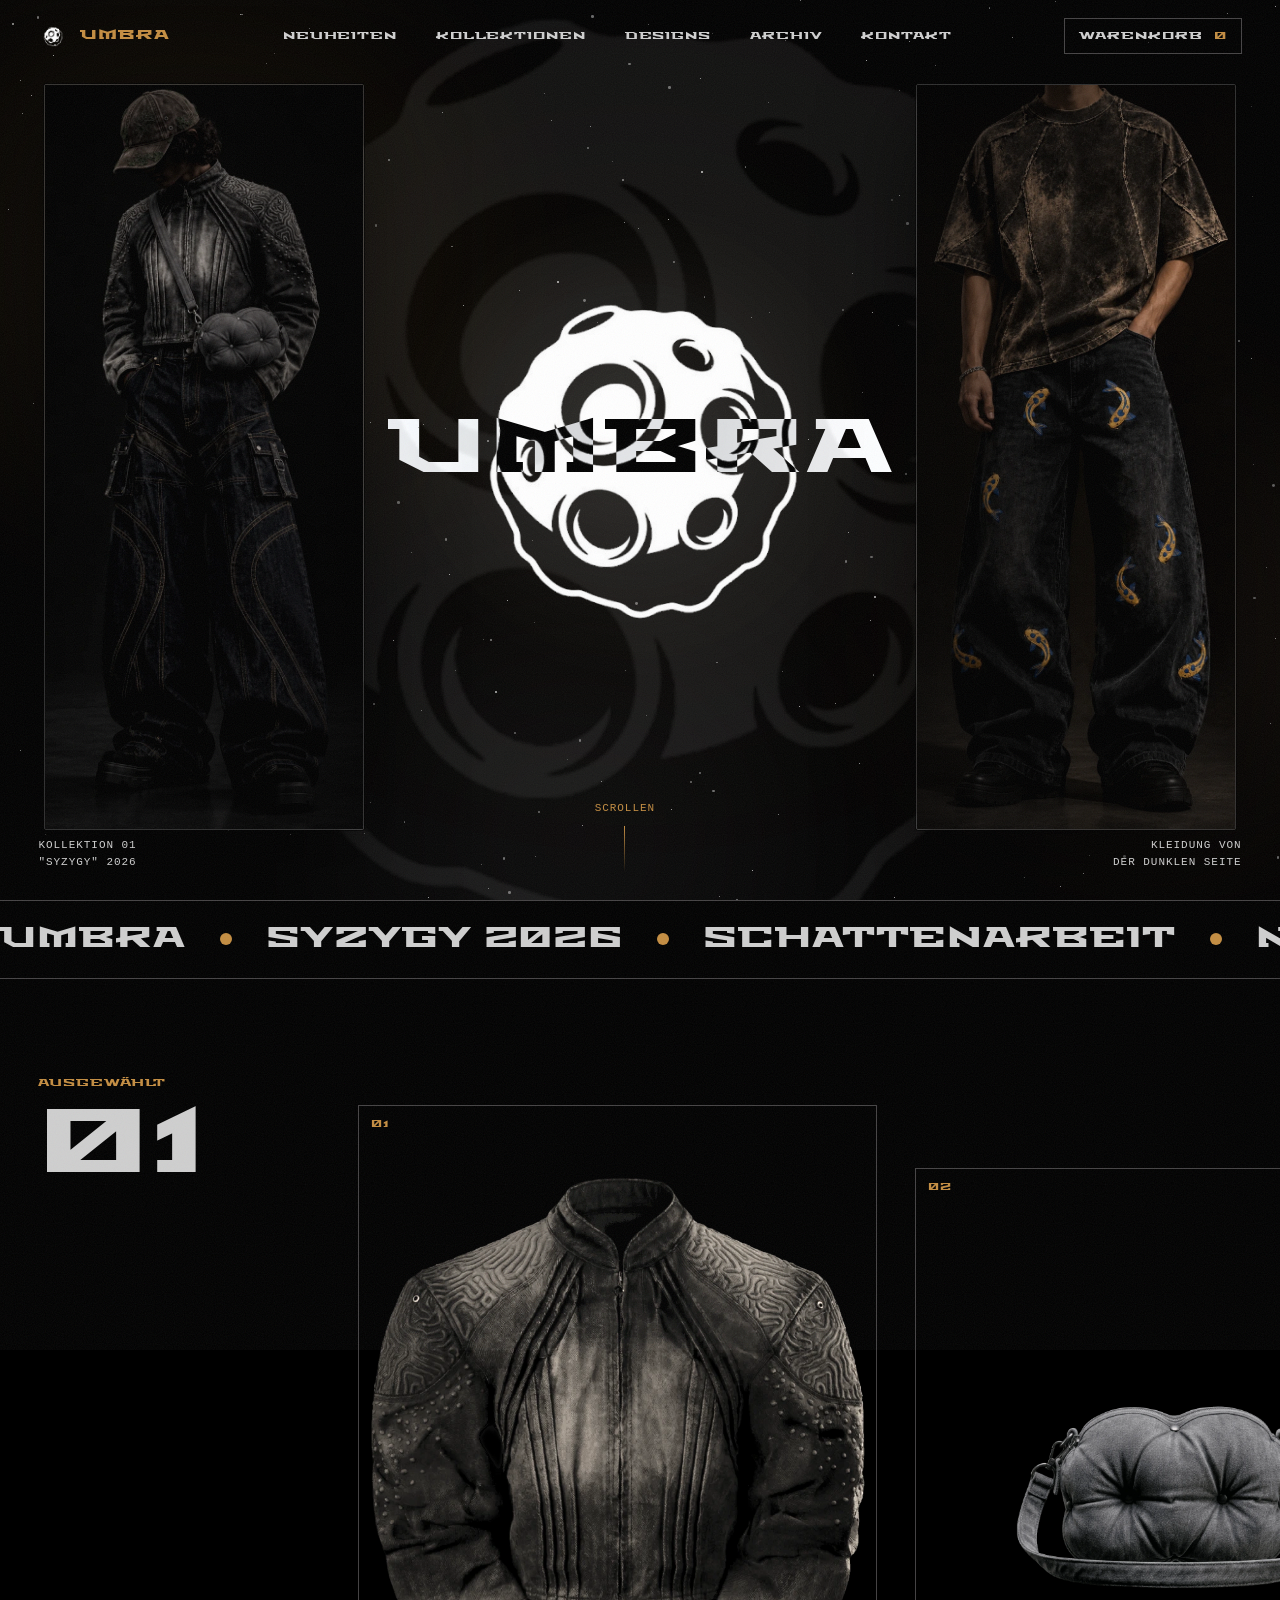
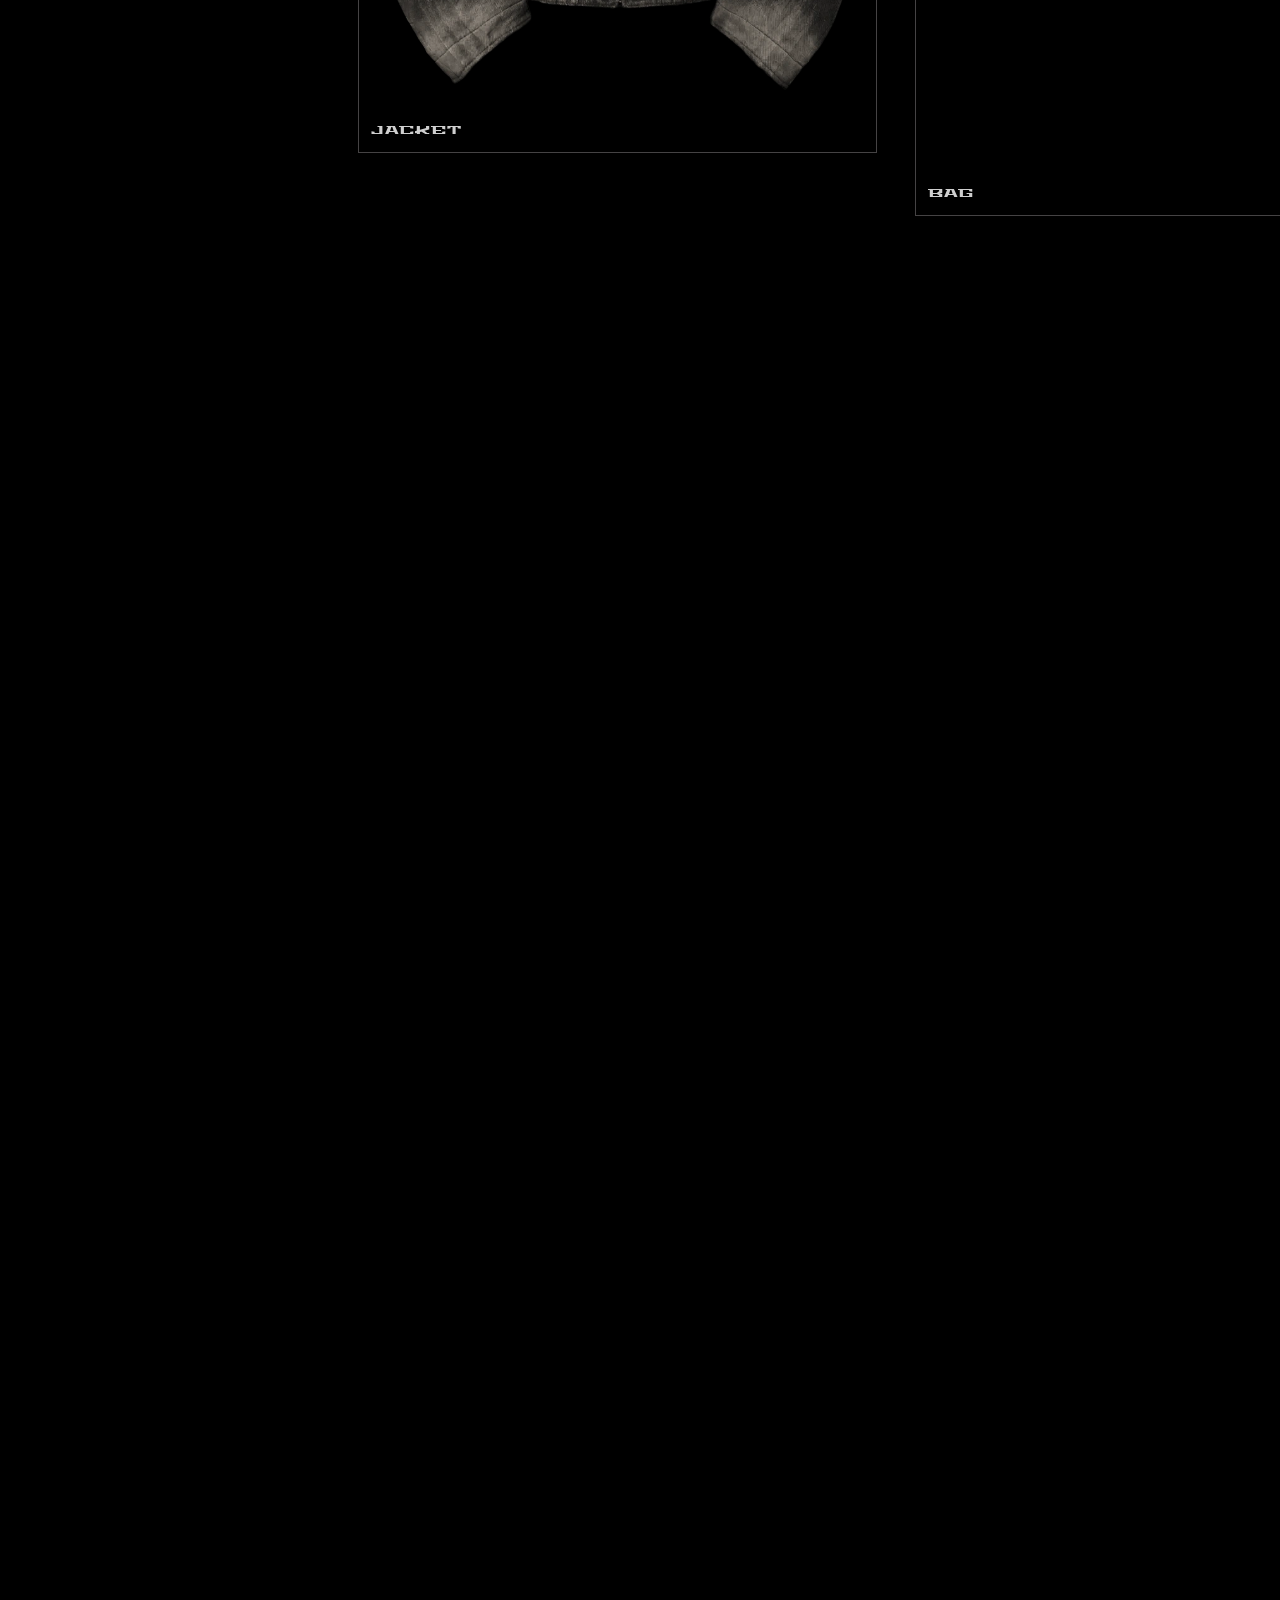
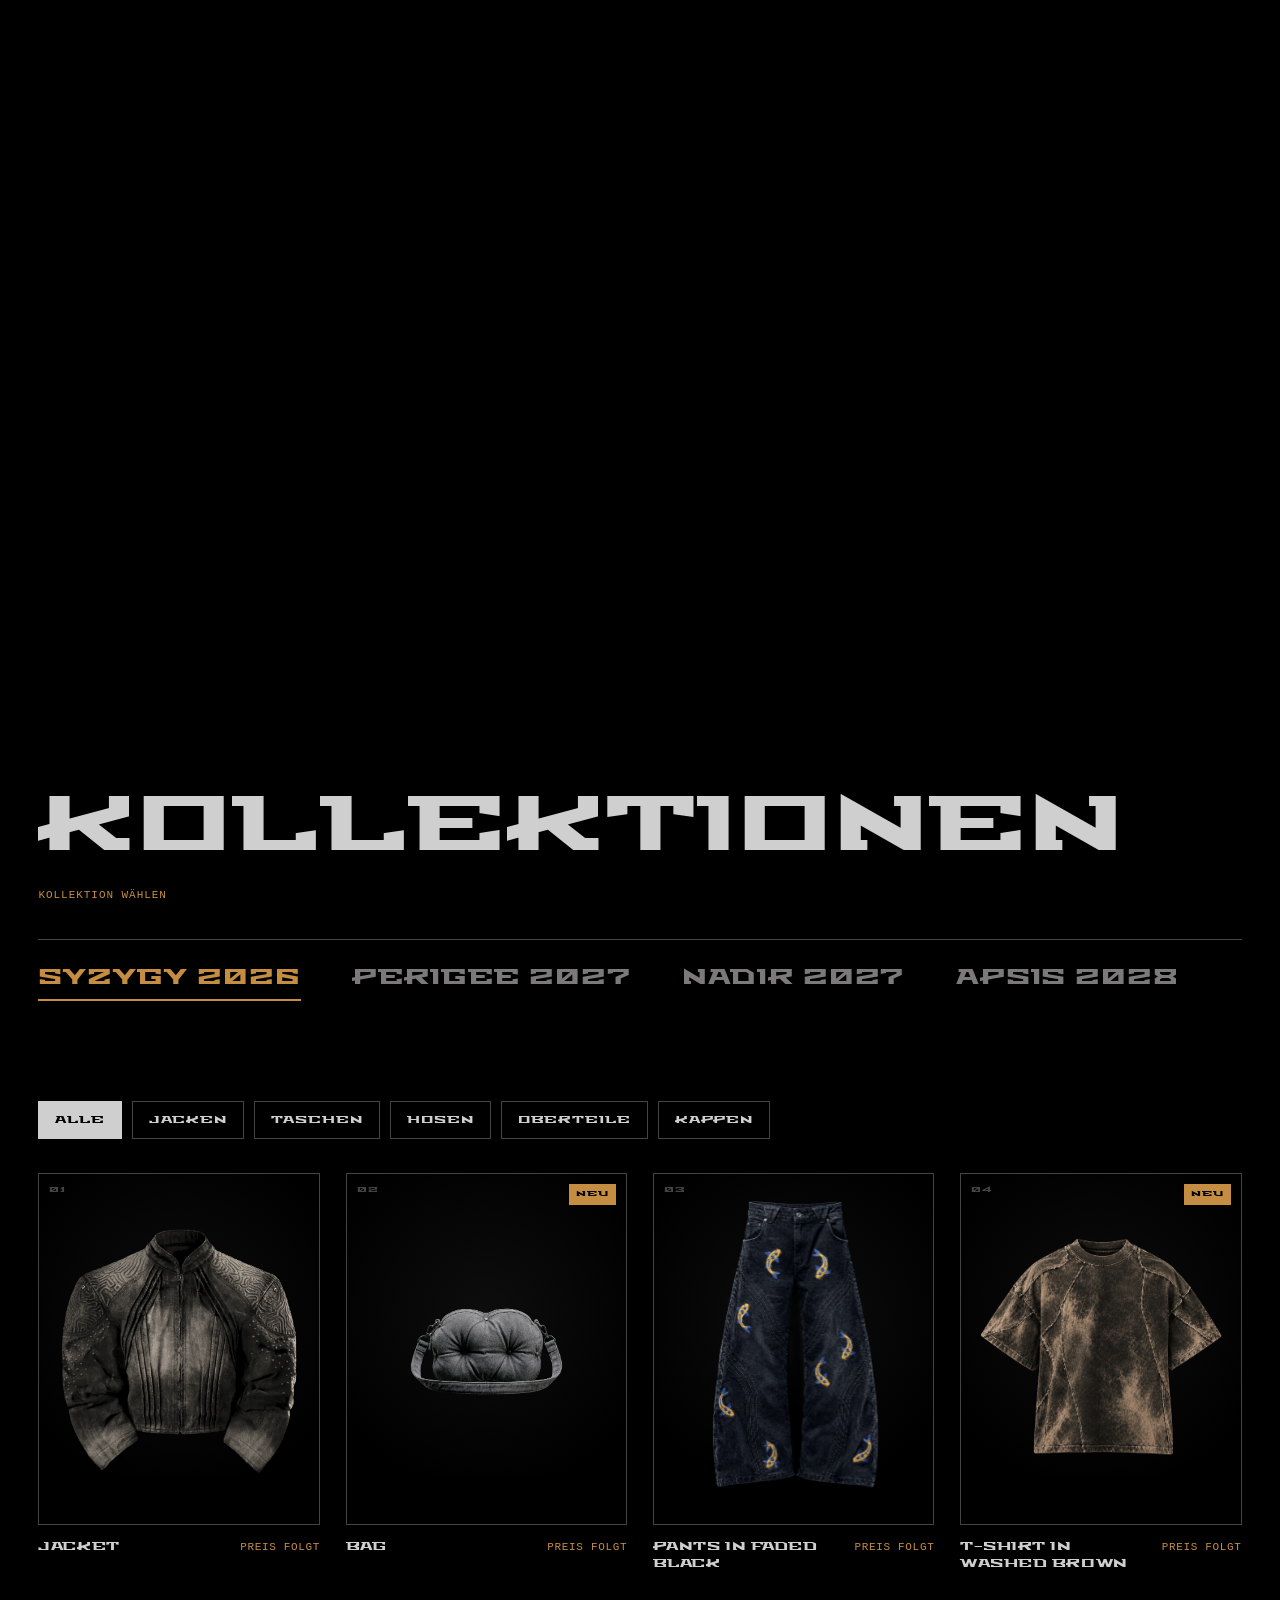
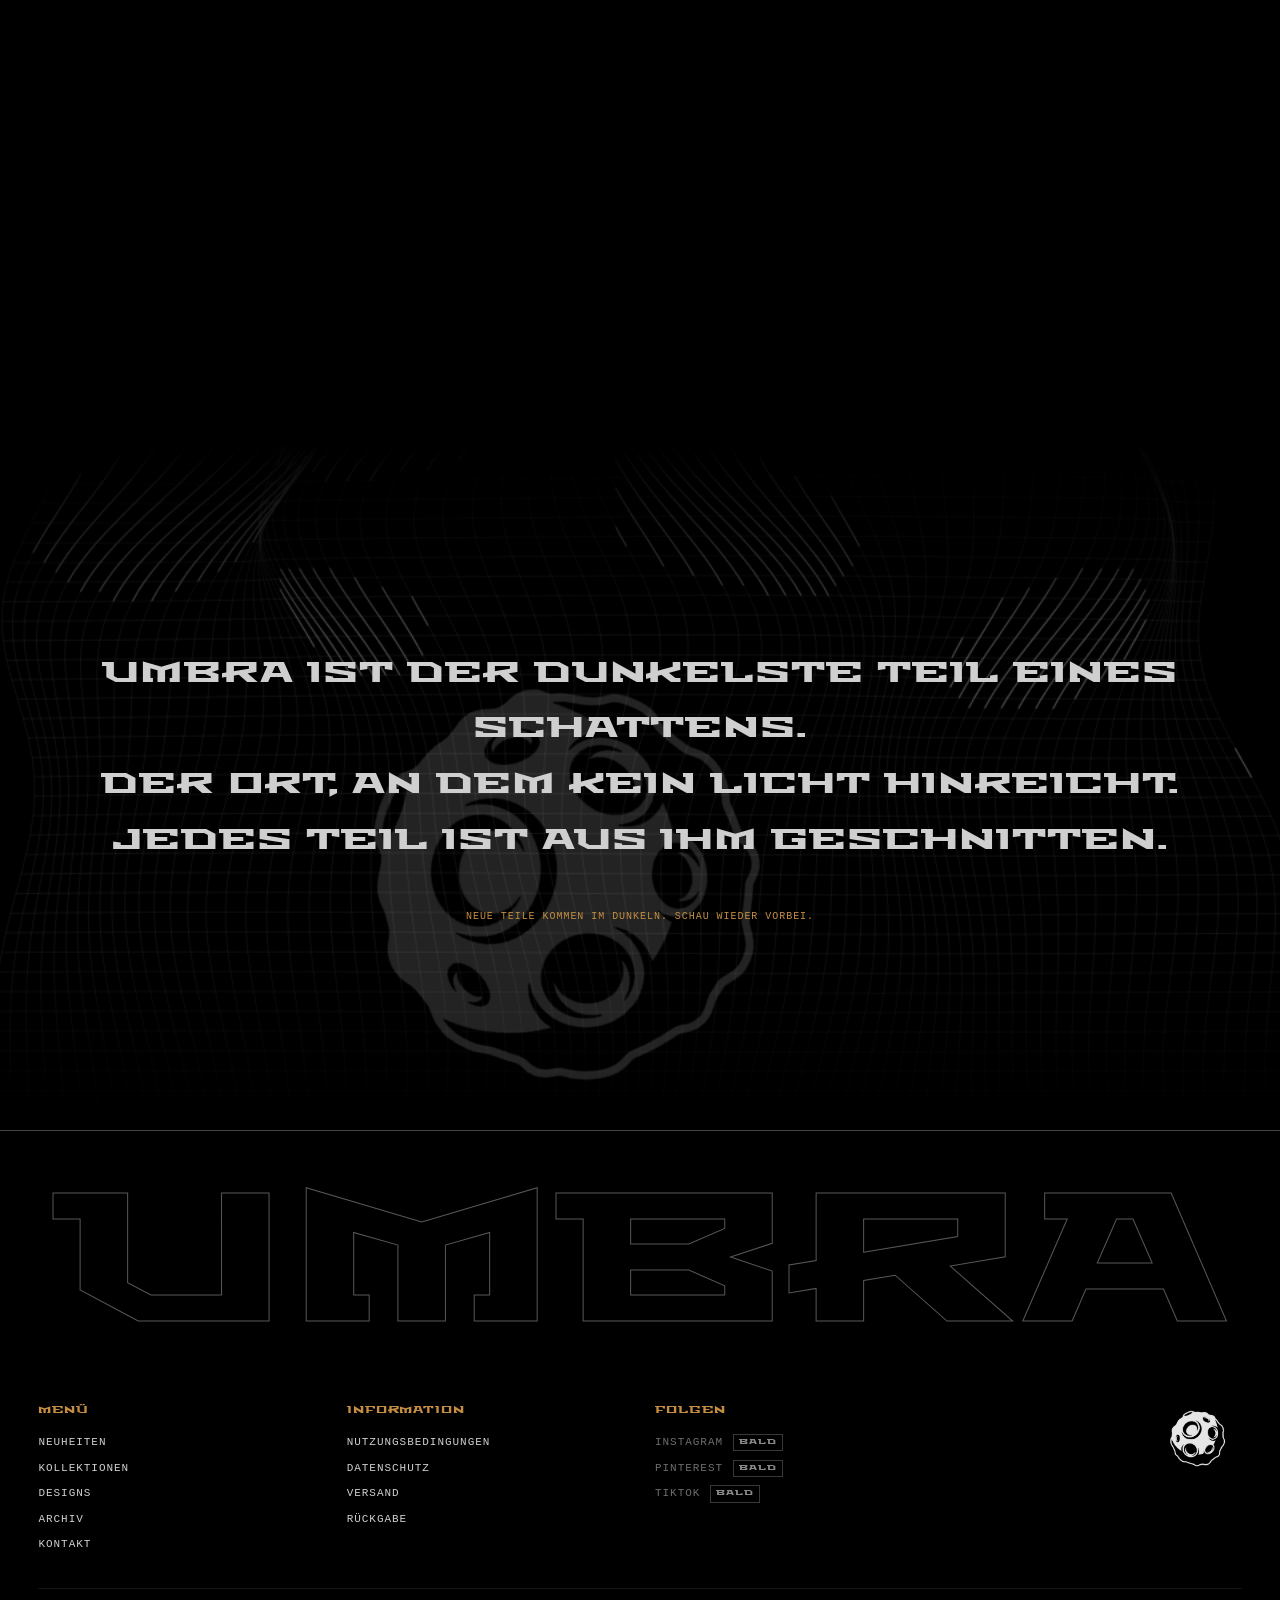
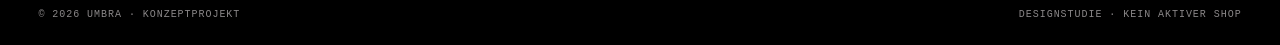
<file: index.html>
<!doctype html>
<html lang="de">
<head>
<meta charset="utf-8">
<meta name="viewport" content="width=device-width, initial-scale=1">
<title>UMBRA — Kleidung von der dunklen Seite</title>
<meta name="description" content="UMBRA ist ein Konzept-Modelabel. Entdecke die Kollektion SYZYGY 2026: Denim, Jacken und Accessoires von der dunklen Seite.">
<meta name="theme-color" content="#000000">
<meta name="color-scheme" content="dark">
<meta property="og:type" content="website">
<meta property="og:title" content="UMBRA — Kleidung von der dunklen Seite">
<meta property="og:description" content="Konzept-Modelabel. SYZYGY 2026.">
<meta property="og:image" content="images/umbra-moon.png">
<meta name="twitter:card" content="summary">
<link rel="icon" href="images/umbra-moon.png">
<link rel="preconnect" href="https://fonts.googleapis.com">
<link rel="preconnect" href="https://fonts.gstatic.com" crossorigin>
<link href="https://fonts.googleapis.com/css2?family=Stalinist+One&display=swap" rel="stylesheet">
<link rel="stylesheet" href="style.css">
</head>
<body>
<a class="skip" href="#shop">Zu den Produkten springen</a>
<noscript><p style="position:fixed;inset:auto 0 0 0;z-index:999;background:#C48D41;color:#000;padding:12px;text-align:center;font:12px monospace">DIESE SEITE BRAUCHT JAVASCRIPT, UM DIE KOLLEKTION ZU ZEIGEN.</p></noscript>

<!-- SPACE BACKGROUND (whole site) -->
<div class="space" aria-hidden="true">
  <div class="nebula n1"></div>
  <div class="nebula n2"></div>
  <div class="nebula n3"></div>
  <div class="space-stars" id="spaceStars"></div>
  <img src="images/umbra-moon.png" alt="" class="space-moon" id="spaceMoon">
</div>
<div class="progress" id="progress" aria-hidden="true"></div>
<div class="intro" id="intro" aria-hidden="true"><div class="intro-in"><img src="images/umbra-moon.png" alt=""><span>UMBRA</span></div></div>
<div class="grain" aria-hidden="true"></div>
<div class="cursor" id="cursor" aria-hidden="true"><span id="cursorLabel"></span></div>

<!-- HEADER -->
<header class="header" id="header">
  <a href="#top" class="brand" data-cursor="UMBRA">
    <img src="images/umbra-moon.png" alt="" class="brand-moon">
    <span>UMBRA</span>
  </a>
  <nav class="nav" aria-label="Hauptmenü">
    <a href="#shop" class="navlink" data-text="NEUHEITEN">NEUHEITEN</a>
    <a href="#collections" class="navlink" data-text="KOLLEKTIONEN">KOLLEKTIONEN</a>
    <a href="design.html" class="navlink" data-text="DESIGNS">DESIGNS</a>
    <a href="#archive" class="navlink" data-text="ARCHIV">ARCHIV</a>
    <button class="navlink" id="openContact" data-text="KONTAKT">KONTAKT</button>
  </nav>
  <button class="cartbtn" id="openCart" data-cursor="WARENKORB" aria-label="Warenkorb öffnen">WARENKORB <b id="cartCount" aria-live="polite">0</b></button>
  <button class="burger" id="burger" aria-label="Menü" aria-expanded="false" aria-controls="mobileMenu"><i></i><i></i></button>
</header>

<div class="mobilemenu" id="mobileMenu">
  <a href="#shop">NEUHEITEN</a>
  <a href="#collections">KOLLEKTIONEN</a>
  <a href="design.html">DESIGNS</a>
  <a href="#archive">ARCHIV</a>
  <button id="openContactM">KONTAKT</button>
</div>

<main id="top">

  <!-- HERO -->
  <section class="hero" id="hero">
    <div class="hero-stars" id="stars"></div>
    <figure class="hero-side left" id="heroL" aria-hidden="true"><img src="images/model-2.webp" alt=""></figure>
    <figure class="hero-side right" id="heroR" aria-hidden="true"><img src="images/model-1.webp" alt=""></figure>
    <div class="hero-moon-wrap" id="heroMoon">
      <img src="images/umbra-moon.png" alt="Umbra moon" class="hero-moon">
    </div>
    <h1 class="hero-title" id="heroTitle" aria-label="UMBRA">
      <span>U</span><span>M</span><span>B</span><span>R</span><span>A</span>
    </h1>
    <div class="hero-meta">
      <p>KOLLEKTION 01<br>"SYZYGY" 2026</p>
      <p class="hero-scroll">SCROLLEN <i></i></p>
      <p>KLEIDUNG VON<br>DER DUNKLEN SEITE</p>
    </div>
  </section>

  <!-- MARQUEE TEXT -->
  <div class="ticker" aria-hidden="true">
    <div class="ticker-track">
      <span>UMBRA</span><i></i><span>SYZYGY 2026</span><i></i><span>SCHATTENARBEIT</span><i></i><span>NEU</span><i></i>
      <span>UMBRA</span><i></i><span>SYZYGY 2026</span><i></i><span>SCHATTENARBEIT</span><i></i><span>NEU</span><i></i>
      <span>UMBRA</span><i></i><span>SYZYGY 2026</span><i></i><span>SCHATTENARBEIT</span><i></i><span>NEU</span><i></i>
    </div>
  </div>

  <!-- HORIZONTAL SCROLL STRIP -->
  <section class="hstrip" id="hstrip" aria-label="Ausgewählt">
    <div class="hstrip-sticky">
      <div class="hstrip-label">AUSGEWÄHLT<br><b id="hstripNum">01</b></div>
      <div class="hstrip-track" id="hstripTrack"></div>
    </div>
  </section>

  <!-- COLLECTIONS -->
  <section class="section" id="collections">
    <div class="sec-head">
      <h2 class="sec-title reveal">KOLLEKTIONEN</h2>
      <p class="sec-note reveal">KOLLEKTION WÄHLEN</p>
    </div>
    <div class="coll-switch reveal" id="collSwitch" role="tablist"></div>
  </section>

  <!-- SHOP GRID -->
  <section class="section" id="shop">
    <div class="filters reveal" id="filters" role="tablist"></div>
    <div class="grid" id="grid"></div>
  </section>

  <!-- ARCHIVE / BIG STATEMENT -->
  <section class="statement" id="archive">
    <canvas class="mesh" id="mesh" aria-hidden="true"></canvas>
    <div class="statement-moon" id="stMoon"><img src="images/umbra-moon.png" alt=""></div>
    <p class="statement-text reveal">
      UMBRA IST DER DUNKELSTE TEIL EINES SCHATTENS.<br>
      DER ORT, AN DEM KEIN LICHT HINREICHT.<br>
      JEDES TEIL IST AUS IHM GESCHNITTEN.
    </p>
    <p class="statement-small reveal">NEUE TEILE KOMMEN IM DUNKELN. SCHAU WIEDER VORBEI.</p>
  </section>

</main>

<!-- FOOTER -->
<footer class="footer">
  <div class="footer-big" id="footerBig">UMBRA</div>
  <div class="footer-row">
    <div class="footer-col">
      <h4>MENÜ</h4>
      <a href="#shop">NEUHEITEN</a>
      <a href="#collections">KOLLEKTIONEN</a>
      <a href="design.html">DESIGNS</a>
      <a href="#archive">ARCHIV</a>
      <button id="openContactF">KONTAKT</button>
    </div>
    <div class="footer-col">
      <h4>INFORMATION</h4>
      <button data-legal="terms">NUTZUNGSBEDINGUNGEN</button>
      <button data-legal="privacy">DATENSCHUTZ</button>
      <button data-legal="shipping">VERSAND</button>
      <button data-legal="returns">RÜCKGABE</button>
    </div>
    <div class="footer-col">
      <h4>FOLGEN</h4>
      <span class="soon">INSTAGRAM <i>BALD</i></span>
      <span class="soon">PINTEREST <i>BALD</i></span>
      <span class="soon">TIKTOK <i>BALD</i></span>
    </div>
    <div class="footer-col footer-logo">
      <img src="images/umbra-moon.png" alt="Umbra">
    </div>
  </div>
  <div class="footer-bottom">
    <span>© 2026 UMBRA · KONZEPTPROJEKT</span>
    <span>DESIGNSTUDIE · KEIN AKTIVER SHOP</span>
  </div>
</footer>

<!-- PRODUCT MODAL -->
<div class="overlay" id="overlay"></div>
<aside class="product" id="product" role="dialog" aria-modal="true" aria-label="Produktdetails" aria-hidden="true">
  <button class="close" data-close aria-label="Schliessen">SCHLIESSEN ✕</button>
  <div class="product-img" id="pImgWrap"><img id="pImg" alt=""><div class="thumbs" id="pThumbs"></div></div>
  <div class="product-info">
    <p class="product-coll" id="pColl"></p>
    <p class="product-ref" id="pRef"></p>
    <h3 class="product-name" id="pName"></h3>
    <p class="product-price" id="pPrice"></p>
    <div class="colors" id="pColors"></div>
    <p class="product-desc" id="pDesc"></p>
    <a class="more" id="pMore" href="design.html">VOLLSTÄNDIGE BESCHREIBUNG: MATERIAL, FARBEN, INSPIRATION →</a>
    <div class="sizes" id="pSizes"></div>
    <button class="btn" id="addBtn"><span>IN DEN WARENKORB</span></button>
    <p class="product-note" id="pNote" role="status"></p>
    <p class="product-concept">KONZEPTTEIL · NICHT KÄUFLICH</p>
  </div>
</aside>

<!-- CART DRAWER -->
<aside class="drawer" id="cartDrawer" role="dialog" aria-modal="true" aria-label="Warenkorb" aria-hidden="true">
  <div class="drawer-head"><h3>DEIN WARENKORB</h3><button data-close>SCHLIESSEN ✕</button></div>
  <div class="drawer-body" id="cartBody"></div>
  <div class="drawer-foot">
    <div class="total"><span>GESAMT</span><b id="cartTotal">—</b></div>
    <button class="btn" id="checkoutBtn"><span>ZUR KASSE</span></button>
    <button class="linkbtn" id="clearCart">ALLES ENTFERNEN</button>
  </div>
</aside>

<!-- CONTACT DRAWER -->
<aside class="drawer" id="contactDrawer" role="dialog" aria-modal="true" aria-label="Kontakt" aria-hidden="true">
  <div class="drawer-head"><h3>KONTAKT AUFNEHMEN</h3><button data-close>SCHLIESSEN ✕</button></div>
  <form class="drawer-body form" id="contactForm">
    <label>E-MAIL<input type="email" name="email" autocomplete="email" placeholder="DU@EMAIL.COM" required></label>
    <label>NACHRICHT<textarea name="message" rows="6" placeholder="DEINE NACHRICHT" required></textarea></label>
    <p class="form-note">PROTOTYP-FORMULAR. NACHRICHTEN WERDEN WEDER GESENDET NOCH GESPEICHERT.</p>
    <button class="btn" type="submit"><span>SENDEN</span></button>
  </form>
</aside>

<!-- INFORMATION DRAWER -->
<aside class="drawer" id="legalDrawer" role="dialog" aria-modal="true" aria-label="Information" aria-hidden="true">
  <div class="drawer-head"><h3 id="legalTitle">INFORMATION</h3><button data-close>SCHLIESSEN ✕</button></div>
  <div class="drawer-body legal" id="legalBody"></div>
</aside>

<div class="toast" id="toast" role="status" aria-live="polite"></div>

<script src="app.js"></script>
</body>
</html>
</file>
<file: style.css>
:root{
  --gold:#C48D41;
  --brown:#543B26;
  --graphite:#454344;
  --silver:#CFCFCF;
  --black:#000000;
  --display:"Stalinist One", "Arial Black", Impact, sans-serif;
  --mono:ui-monospace, "SF Mono", Consolas, "Courier New", monospace;
  --pad:clamp(16px,3vw,44px);
  --ease:cubic-bezier(.2,.8,.2,1);
}
*{box-sizing:border-box;margin:0;padding:0}
html{scroll-behavior:smooth;-webkit-text-size-adjust:100%}
body{
  background:var(--black);color:var(--silver);
  font-family:var(--mono);font-size:12px;letter-spacing:.08em;text-transform:uppercase;
  overflow-x:hidden;line-height:1.6;
}
body.locked{overflow:hidden}
a{color:inherit;text-decoration:none}
button{font:inherit;color:inherit;background:none;border:0;cursor:pointer;text-transform:inherit;letter-spacing:inherit}
img{display:block;max-width:100%}
::selection{background:var(--gold);color:var(--black)}

/* space background: nebula, stars, big moon (whole site) */
.space{position:fixed;inset:0;z-index:-1;overflow:hidden;pointer-events:none;background:#000}
.nebula{position:absolute;border-radius:50%;filter:blur(90px);opacity:.5;will-change:transform}
.nebula.n1{width:60vw;height:60vw;left:-15vw;top:-10vw;background:radial-gradient(circle,rgba(196,141,65,.28),transparent 68%);animation:drift1 40s ease-in-out infinite alternate}
.nebula.n2{width:55vw;height:55vw;right:-18vw;top:30vh;background:radial-gradient(circle,rgba(84,59,38,.55),transparent 68%);animation:drift2 50s ease-in-out infinite alternate}
.nebula.n3{width:70vw;height:50vw;left:10vw;bottom:-20vw;background:radial-gradient(circle,rgba(69,67,68,.45),transparent 68%);animation:drift1 60s ease-in-out infinite alternate-reverse}
@keyframes drift1{to{transform:translate(8vw,6vh) scale(1.15)}}
@keyframes drift2{to{transform:translate(-9vw,-5vh) scale(1.2)}}
.space-stars{position:absolute;inset:0}
.space-stars .s{position:absolute;border-radius:50%;background:#fff;animation:tw 5s ease-in-out infinite}
.space-moon{position:absolute;left:50%;top:50%;width:min(130vw,1500px);max-width:none;opacity:.07;transform:translate(-50%,-50%);will-change:transform}
/* use on light backgrounds: same logo, turned black */
.moon-dark{filter:invert(1)}

/* flowing line mesh (statement section) */
.mesh{position:absolute;inset:0;width:100%;height:100%;pointer-events:none;opacity:.34;
  -webkit-mask-image:linear-gradient(to bottom,transparent,#000 28%,#000 72%,transparent);mask-image:linear-gradient(to bottom,transparent,#000 28%,#000 72%,transparent)}

/* grain + cursor */
.grain{position:fixed;inset:-50%;z-index:90;pointer-events:none;opacity:.07;
  background-image:url("data:image/svg+xml;utf8,<svg xmlns='http://www.w3.org/2000/svg' width='200' height='200'><filter id='n'><feTurbulence type='fractalNoise' baseFrequency='.9' numOctaves='2' stitchTiles='stitch'/></filter><rect width='100%' height='100%' filter='url(%23n)'/></svg>");
  animation:grain 1.2s steps(6) infinite}
@keyframes grain{0%{transform:translate(0,0)}20%{transform:translate(-3%,2%)}40%{transform:translate(2%,-3%)}60%{transform:translate(-2%,-1%)}80%{transform:translate(3%,3%)}100%{transform:translate(0,0)}}

.cursor{position:fixed;top:0;left:0;width:14px;height:14px;margin:-7px 0 0 -7px;border-radius:50%;
  background:var(--gold);z-index:200;pointer-events:none;mix-blend-mode:normal;
  display:grid;place-items:center;transition:width .3s var(--ease),height .3s var(--ease),margin .3s var(--ease),background .3s;opacity:0}
.cursor.on{opacity:1}
.cursor span{font-family:var(--display);font-size:7px;color:var(--black);opacity:0;transition:opacity .2s;white-space:nowrap}
.cursor.big{width:84px;height:84px;margin:-42px 0 0 -42px}
.cursor.big span{opacity:1}
.cursor.small{width:6px;height:6px;margin:-3px 0 0 -3px}
@media (hover:none){.cursor{display:none}}
@media (hover:hover){body,a,button{cursor:none}}

/* header */
.header{position:fixed;top:0;left:0;right:0;z-index:60;display:flex;align-items:center;justify-content:space-between;
  padding:18px var(--pad);transition:background .4s,transform .5s var(--ease);mix-blend-mode:normal}
.header.scrolled{background:rgba(0,0,0,.78);backdrop-filter:blur(10px);border-bottom:1px solid #1a1a1a}
.header.hide{transform:translateY(-110%)}
.brand{display:flex;align-items:center;gap:12px;font-family:var(--display);font-size:13px;color:var(--gold)}
.brand-moon{width:30px;height:30px;object-fit:contain;transition:transform .8s var(--ease)}
.brand:hover .brand-moon{transform:rotate(360deg)}
.nav{display:flex;gap:clamp(18px,3vw,44px)}
.navlink{position:relative;font-family:var(--display);font-size:10px;overflow:hidden;display:inline-block;height:1.5em;line-height:1.5em;color:var(--silver)}
.navlink::after{content:attr(data-text);position:absolute;left:0;top:100%;color:var(--gold);transition:transform .4s var(--ease)}
.navlink{transition:color .3s}
.navlink:hover{color:transparent}
.navlink:hover::after{transform:translateY(-100%)}
.cartbtn{font-family:var(--display);font-size:10px;border:1px solid var(--graphite);padding:9px 14px;transition:background .3s,color .3s,border-color .3s}
.cartbtn:hover{background:var(--gold);color:var(--black);border-color:var(--gold)}
.cartbtn b{color:var(--gold);margin-left:6px;font-weight:400}
.cartbtn:hover b{color:var(--black)}
.burger{display:none;width:34px;height:20px;position:relative}
.burger i{position:absolute;left:0;right:0;height:2px;background:var(--silver);transition:transform .3s}
.burger i:first-child{top:4px}.burger i:last-child{bottom:4px}
.burger.open i:first-child{transform:translateY(5px) rotate(45deg)}
.burger.open i:last-child{transform:translateY(-5px) rotate(-45deg)}
.mobilemenu{position:fixed;inset:0;z-index:55;background:var(--black);display:flex;flex-direction:column;justify-content:center;gap:26px;padding:var(--pad);
  transform:translateY(-100%);transition:transform .6s var(--ease)}
.mobilemenu.open{transform:none}
.mobilemenu a,.mobilemenu button{font-family:var(--display);font-size:clamp(20px,6vw,34px);color:var(--silver);text-align:left}
@media (max-width:860px){
  .nav{display:none}
  .burger{display:block;order:3}
  .header{gap:12px}
  .cartbtn{margin-left:auto}
}

/* hero */
.hero{position:relative;height:100vh;min-height:620px;overflow:hidden;display:grid;place-items:center}
.hero-stars{position:absolute;inset:0}
.star{position:absolute;border-radius:50%;background:var(--silver);opacity:.5;animation:tw 4s ease-in-out infinite}
@keyframes tw{50%{opacity:.08}}
.hero-moon-wrap{position:absolute;width:min(56vh,64vw);aspect-ratio:1;top:50%;left:50%;transform:translate(-50%,-50%);will-change:transform}
.hero-moon{width:100%;height:100%;object-fit:contain;filter:drop-shadow(0 0 70px rgba(255,255,255,.14)) drop-shadow(0 0 140px rgba(196,141,65,.16));animation:float 9s ease-in-out infinite}
@keyframes float{50%{transform:translateY(-14px) rotate(3deg)}}
.hero-title{position:relative;z-index:2;font-family:var(--display);font-weight:400;font-size:clamp(24px,5.9vw,120px);
  display:flex;gap:.04em;color:#fff;mix-blend-mode:difference;white-space:nowrap;line-height:1;letter-spacing:.01em}
.hero-title span{display:inline-block;transition:transform .5s var(--ease),color .4s,-webkit-text-stroke-color .4s;will-change:transform}
.hero-title span:hover{color:#6a9fd8}
.hero-meta{position:absolute;left:var(--pad);right:var(--pad);bottom:28px;display:flex;justify-content:space-between;align-items:flex-end;font-size:10px;color:var(--silver);z-index:3}
.hero-meta p:last-child{text-align:right}
.hero-scroll{display:flex;flex-direction:column;align-items:center;gap:8px;color:var(--gold)}
.hero-scroll i{width:1px;height:46px;background:linear-gradient(var(--gold),transparent);animation:drip 2s var(--ease) infinite}
@keyframes drip{0%{transform:scaleY(0);transform-origin:top}50%{transform:scaleY(1);transform-origin:top}51%{transform-origin:bottom}100%{transform:scaleY(0);transform-origin:bottom}}

/* ticker */
.ticker{border-block:1px solid var(--graphite);overflow:hidden;background:transparent;padding:16px 0}
.ticker-track{display:flex;gap:34px;width:max-content;align-items:center;animation:tick 40s linear infinite;font-family:var(--display);font-size:clamp(14px,2.2vw,28px);color:var(--silver)}
.ticker-track i{width:12px;height:12px;border-radius:50%;background:var(--gold);flex:none}
.ticker:hover .ticker-track{animation-play-state:paused}
@keyframes tick{to{transform:translateX(-33.333%)}}

/* horizontal strip */
.hstrip{position:relative;height:320vh}
.hstrip-sticky{position:sticky;top:0;height:100vh;overflow:hidden;display:flex;align-items:center}
.hstrip-label{position:absolute;left:var(--pad);top:96px;z-index:3;font-family:var(--display);font-size:10px;color:var(--gold);mix-blend-mode:difference}
.hstrip-label b{font-size:clamp(40px,7vw,110px);font-weight:400;display:block;line-height:1;color:var(--silver);margin-top:10px}
.hstrip-track{display:flex;gap:clamp(18px,3vw,50px);padding:0 var(--pad) 0 28vw;will-change:transform}
.hs-item{flex:none;height:72vh;aspect-ratio:4/5;position:relative;border:1px solid var(--graphite);overflow:visible;transition:border-color .4s}
.hs-item:nth-child(even){transform:translateY(7vh)}
.hs-item:nth-child(3n){transform:translateY(-6vh)}
.hs-item img{width:100%;height:100%;object-fit:contain;transition:transform .6s var(--ease)}
.hs-item:hover{border-color:var(--gold)}
.hs-item:hover img{transform:scale(1.1)}
.hs-item .tag{position:absolute;left:12px;top:12px;font-family:var(--display);font-size:9px;color:var(--gold)}
.hs-item .nm{position:absolute;left:12px;bottom:12px;font-family:var(--display);font-size:11px;color:var(--silver)}
.hs-item.slot{display:grid;place-items:center;border-style:dashed}
.hs-item.slot img{width:30%;height:auto;opacity:.25;filter:grayscale(1)}
@media (max-width:700px){.hs-item{height:58vh}.hstrip-track{padding-left:14vw}}

/* sections */
.section{padding:clamp(70px,10vw,150px) var(--pad) 40px}
.sec-head{display:flex;justify-content:space-between;align-items:flex-end;gap:20px;margin-bottom:34px;flex-wrap:wrap}
.sec-title{font-family:var(--display);font-weight:400;font-size:clamp(26px,6vw,90px);color:var(--silver);line-height:1.05}
.sec-note{color:var(--gold);font-size:10px}
.coll-switch{display:flex;flex-wrap:wrap;gap:10px clamp(18px,4vw,60px);border-top:1px solid var(--graphite);padding-top:22px}
.coll-switch button{font-family:var(--display);font-size:clamp(11px,1.6vw,22px);color:var(--graphite);position:relative;padding-bottom:6px;transition:color .3s}
.coll-switch button::after{content:"";position:absolute;left:0;bottom:0;height:2px;width:100%;background:var(--gold);transform:scaleX(0);transform-origin:left;transition:transform .5s var(--ease)}
.coll-switch button:hover{color:var(--silver)}
.coll-switch button.active{color:var(--gold)}
.coll-switch button.active::after{transform:scaleX(1)}
#shop{padding-top:60px}
.filters{display:flex;gap:10px;flex-wrap:wrap;margin-bottom:34px}
.filters button{font-family:var(--display);font-size:9px;border:1px solid var(--graphite);padding:10px 16px;transition:all .3s}
.filters button:hover{border-color:var(--silver)}
.filters button.active{background:var(--silver);color:var(--black);border-color:var(--silver)}

/* grid */
.grid{display:grid;grid-template-columns:repeat(4,1fr);gap:clamp(14px,2vw,30px)}
@media (max-width:1100px){.grid{grid-template-columns:repeat(3,1fr)}}
@media (max-width:760px){.grid{grid-template-columns:repeat(2,1fr)}}
.card{position:relative;display:block;perspective:900px;opacity:0;transform:translateY(60px);transition:opacity .9s var(--ease),transform .9s var(--ease)}
.card.in{opacity:1;transform:none}
.card-frame{position:relative;aspect-ratio:4/5;border:1px solid var(--graphite);background:radial-gradient(circle at 50% 40%,rgba(255,255,255,.05),rgba(0,0,0,.25) 70%);
  transition:border-color .4s,box-shadow .4s;transform-style:preserve-3d}
.card-frame img{position:absolute;inset:6%;width:88%;height:88%;object-fit:contain;transition:transform .5s var(--ease),filter .5s;will-change:transform;
  transform:translate3d(var(--tx,0),var(--ty,0),0) scale(var(--s,1))}
.card:hover{z-index:5}
.card:hover .card-frame{border-color:var(--gold);box-shadow:0 0 0 1px var(--gold),0 30px 80px rgba(196,141,65,.12)}
.card:hover .card-frame img{--s:1.22;filter:drop-shadow(0 30px 40px rgba(0,0,0,.9))}
.card-meta{display:flex;justify-content:space-between;gap:10px;margin-top:14px;font-size:11px}
.card-name{font-family:var(--display);font-size:10px;color:var(--silver);line-height:1.5}
.card-price{color:var(--gold);white-space:nowrap}
.card-no{position:absolute;left:10px;top:10px;font-family:var(--display);font-size:8px;color:var(--graphite);z-index:3;transition:color .3s}
.card:hover .card-no{color:var(--gold)}
.card-new{position:absolute;right:10px;top:10px;font-family:var(--display);font-size:8px;color:var(--black);background:var(--gold);padding:4px 7px;z-index:3}
.card.slot{cursor:default}
.card.slot .card-frame{border-style:dashed;display:grid;place-items:center;background:none}
.card.slot .card-frame img{position:static;width:34%;height:auto;opacity:.18;filter:grayscale(1);animation:float 9s ease-in-out infinite}
.card.slot .card-name{color:var(--graphite)}
.card.slot:hover .card-frame{box-shadow:none;border-color:var(--graphite)}
.card.slot:hover .card-frame img{--s:1;filter:grayscale(1);opacity:.35}

/* statement */
.statement{position:relative;padding:clamp(110px,16vw,260px) var(--pad);text-align:center;overflow:hidden}
.statement-moon{position:absolute;left:50%;top:50%;width:min(90vw,820px);transform:translate(-50%,-50%);opacity:.14;pointer-events:none;will-change:transform}
.statement-text{position:relative;font-family:var(--display);font-size:clamp(13px,2.3vw,34px);line-height:1.9;color:var(--silver)}
.statement-small{position:relative;margin-top:40px;color:var(--gold);font-size:10px}

/* footer */
.footer{border-top:1px solid var(--graphite);padding:50px var(--pad) 22px;overflow:hidden}
.footer-big{font-family:var(--display);font-size:clamp(36px,14.2vw,330px);line-height:.95;color:transparent;-webkit-text-stroke:1px var(--graphite);text-align:center;white-space:nowrap;transition:-webkit-text-stroke-color .5s,color .5s;user-select:none}
.footer-big:hover{-webkit-text-stroke-color:var(--gold);color:rgba(196,141,65,.08)}
.footer-row{display:grid;grid-template-columns:repeat(4,1fr);gap:30px;margin:50px 0 34px}
@media (max-width:760px){.footer-row{grid-template-columns:repeat(2,1fr)}}
.footer-col{display:flex;flex-direction:column;gap:8px;align-items:flex-start}
.footer-col h4{font-family:var(--display);font-size:9px;font-weight:400;color:var(--gold);margin-bottom:8px}
.footer-col a,.footer-col button{color:var(--silver);font-size:11px;transition:color .3s,transform .3s var(--ease)}
.footer-col a:hover,.footer-col button:hover{color:var(--gold);transform:translateX(6px)}
.footer-logo{align-items:flex-end}
.footer-logo img{width:90px;opacity:.9;animation:spin 40s linear infinite}
@keyframes spin{to{transform:rotate(360deg)}}
.footer-bottom{display:flex;justify-content:space-between;font-size:10px;color:var(--graphite);border-top:1px solid #151515;padding-top:18px}

/* overlay + panels */
.overlay{position:fixed;inset:0;background:rgba(0,0,0,.75);backdrop-filter:blur(6px);z-index:100;opacity:0;pointer-events:none;transition:opacity .5s}
.overlay.on{opacity:1;pointer-events:auto}
.product{position:fixed;inset:3vh 3vw;z-index:110;background:rgba(5,5,5,.72);backdrop-filter:blur(8px);border:1px solid var(--graphite);display:grid;grid-template-columns:1.1fr 1fr;
  clip-path:inset(100% 0 0 0);transition:clip-path .8s var(--ease);overflow:auto}
.product.open{clip-path:inset(0 0 0 0)}
.close,.drawer-head button{position:absolute;right:18px;top:16px;font-family:var(--display);font-size:9px;color:var(--silver);z-index:3;transition:color .3s}
.close:hover,.drawer-head button:hover{color:var(--gold)}
.product-img{position:relative;overflow:hidden;background:radial-gradient(circle at 50% 45%,rgba(255,255,255,.06),transparent 72%);display:grid;place-items:center;min-height:50vh}
.product-img>img{max-width:92%;max-height:80%;object-fit:contain;transition:transform .4s var(--ease);will-change:transform}
.product-info{padding:clamp(52px,4.5vw,72px) clamp(22px,4vw,64px) 30px;display:flex;flex-direction:column;gap:15px;justify-content:center}
.product-coll{font-size:10px;color:var(--gold)}
.product-name{font-family:var(--display);font-weight:400;font-size:clamp(18px,3vw,42px);line-height:1.25;color:var(--silver)}
.product-price{font-family:var(--display);font-size:14px;color:var(--gold)}
.product-desc{max-width:46ch;line-height:1.9;font-size:11px;color:#9a9a9a}
.sizes{display:flex;gap:8px;flex-wrap:wrap}
.sizes button{font-family:var(--display);font-size:9px;border:1px solid var(--graphite);min-width:46px;padding:12px 10px;transition:all .25s}
.sizes button:hover{border-color:var(--silver)}
.sizes button.active{background:var(--silver);color:var(--black);border-color:var(--silver)}
.product-note{font-size:10px;color:var(--gold);min-height:1.6em}
@media (max-width:860px){.product{grid-template-columns:1fr;inset:0}.product-img{min-height:46vh}}

.btn{position:relative;overflow:hidden;font-family:var(--display);font-size:11px;border:1px solid var(--gold);color:var(--gold);padding:18px 24px;width:100%;text-align:center;transition:color .4s,transform .3s var(--ease)}
.btn::before{content:"";position:absolute;inset:0;background:var(--gold);transform:translateY(101%);transition:transform .5s var(--ease);border-radius:50% 50% 0 0 / 100% 100% 0 0}
.btn:hover::before{transform:translateY(0);border-radius:0}
.btn:hover{color:var(--black)}
.btn span{position:relative;z-index:1}
.btn:active{transform:scale(.98)}
.btn.done{background:var(--gold);color:var(--black)}

.drawer{position:fixed;top:0;right:0;bottom:0;width:min(460px,100vw);z-index:110;background:#050505;border-left:1px solid var(--graphite);
  display:flex;flex-direction:column;transform:translateX(102%);transition:transform .7s var(--ease)}
.drawer.open{transform:none}
.drawer-head{position:relative;padding:22px 24px;border-bottom:1px solid var(--graphite)}
.drawer-head h3{font-family:var(--display);font-weight:400;font-size:12px;color:var(--silver)}
.drawer-body{flex:1;overflow:auto;padding:24px}
.drawer-foot{padding:22px 24px;border-top:1px solid var(--graphite);display:flex;flex-direction:column;gap:14px}
.total{display:flex;justify-content:space-between;font-family:var(--display);font-size:11px}
.total b{font-weight:400;color:var(--gold)}
.linkbtn{font-size:10px;color:var(--graphite);text-align:center;transition:color .3s}
.linkbtn:hover{color:var(--silver)}
.empty{color:var(--graphite);font-family:var(--display);font-size:10px;line-height:2;text-align:center;margin-top:30px}
.empty img{width:70px;margin:0 auto 20px;opacity:.25;filter:grayscale(1)}
.line{display:grid;grid-template-columns:112px 1fr auto;gap:18px;align-items:center;padding:18px 0;border-bottom:1px solid #151515}
.line img{width:112px;height:140px;object-fit:contain;background:#0c0c0c;border:1px solid #1a1a1a}
.line .n{font-family:var(--display);font-size:13px;color:var(--silver);line-height:1.5}
.line .s{color:#a5a2a3;font-size:12px;letter-spacing:.08em;margin-top:6px}
.line .rm{display:grid;place-items:center;width:40px;height:40px;color:var(--silver);border:1px solid var(--graphite);transition:color .25s,border-color .25s,background .25s}
.line .rm svg{width:16px;height:16px}
.line .rm:hover,.line .rm:focus-visible{color:var(--black);background:var(--gold);border-color:var(--gold)}
.form{display:flex;flex-direction:column;gap:22px}
.form label{display:flex;flex-direction:column;gap:8px;font-size:10px;color:var(--gold)}
.form input,.form textarea{background:none;border:0;border-bottom:1px solid var(--graphite);color:var(--silver);font:inherit;padding:10px 0;outline:none;resize:none;text-transform:none;transition:border-color .3s}
.form input:focus,.form textarea:focus{border-color:var(--gold)}
.toast{position:fixed;left:50%;bottom:30px;transform:translate(-50%,40px);z-index:150;background:var(--gold);color:var(--black);font-family:var(--display);font-size:9px;padding:14px 22px;opacity:0;transition:all .5s var(--ease);pointer-events:none;text-align:center;max-width:90vw}
.toast.on{opacity:1;transform:translate(-50%,0)}

/* reveal */
.reveal{opacity:0;transform:translateY(40px);transition:opacity 1s var(--ease),transform 1s var(--ease)}
.reveal.in{opacity:1;transform:none}

@media (prefers-reduced-motion:reduce){
  *{animation:none!important;transition-duration:.01ms!important}
  html{scroll-behavior:auto}
}

/* polish: scroll progress, intro, finer details */
.progress{position:fixed;left:0;top:0;height:2px;width:100%;transform-origin:left;transform:scaleX(0);background:linear-gradient(90deg,var(--brown),var(--gold));z-index:250;pointer-events:none}
.intro{position:fixed;inset:0;z-index:400;background:#000;display:grid;place-items:center;transition:opacity .9s var(--ease) .15s,visibility 0s linear 1.1s}
.intro.done{opacity:0;visibility:hidden}
.intro-in{display:flex;flex-direction:column;align-items:center;gap:22px;animation:introIn 1.1s var(--ease) both}
.intro-in img{width:min(26vw,120px)}
.intro-in span{font-family:var(--display);font-size:11px;letter-spacing:.5em;color:var(--silver);padding-left:.5em}
@keyframes introIn{from{opacity:0;transform:scale(.92);filter:blur(8px)}to{opacity:1;transform:none;filter:none}}
.card-name{letter-spacing:.05em;line-height:1.6}
.card-frame::after{content:'';position:absolute;left:18%;right:18%;bottom:5%;height:6%;background:radial-gradient(ellipse at center,rgba(0,0,0,.55),transparent 70%);filter:blur(6px);z-index:-1;pointer-events:none}
.header.scrolled{box-shadow:0 10px 40px rgba(0,0,0,.45)}
html{scroll-padding-top:70px}
@media (prefers-reduced-motion:reduce){.intro{display:none}}

/* professionalism pass: accessibility, contrast, legibility */
.skip{position:fixed;left:12px;top:-60px;z-index:500;background:var(--gold);color:#000;padding:10px 16px;font-family:var(--display);font-size:10px;transition:top .25s}
.skip:focus{top:12px}
:focus{outline:none}
:focus-visible{outline:2px solid var(--gold);outline-offset:3px}
.footer-col button{text-align:left}
.footer-col .soon{color:#6f6c6d;font-size:11px;display:flex;gap:10px;align-items:center;cursor:default}
.footer-col .soon i{font-style:normal;font-family:var(--display);font-size:7px;border:1px solid #3a3839;padding:2px 5px;color:#8a8788}
.footer-bottom{color:#8a8788}
.footer-big{-webkit-text-stroke-color:#5a5758}
.coll-switch button{color:#7c797a}
.coll-switch button:hover{color:var(--silver)}
.coll-switch button.active{color:var(--gold)}
.filters button{font-size:10px}
.sec-note{font-size:11px}
.card-name{font-size:11px}
.card-price{font-size:11px;letter-spacing:.06em}
.hs-item .nm{font-size:12px}
.hero-meta{font-size:11px}
.card.slot .card-name,.card.slot .card-price{color:#6f6c6d}
.product-ref{font-size:10px;color:#8a8788;letter-spacing:.14em;margin-top:-6px}
.product-concept{margin-top:18px;font-size:10px;color:#8a8788;letter-spacing:.12em;border-top:1px solid #1f1d1e;padding-top:14px}
.form-note{font-size:10px;color:#8a8788;letter-spacing:.1em}
.legal{display:flex;flex-direction:column;gap:18px;text-transform:none;letter-spacing:.02em;font-size:13px;line-height:1.75;color:var(--silver)}
.legal .legal-note{text-transform:uppercase;font-size:10px;letter-spacing:.14em;color:#8a8788;border-top:1px solid #1f1d1e;padding-top:16px;margin-top:6px}
@media (prefers-reduced-motion:reduce){
  *,*::before,*::after{animation-duration:.001ms!important;animation-iteration-count:1!important;transition-duration:.001ms!important;scroll-behavior:auto!important}
  .grain{display:none}
}

/* product thumbnails (real extra views) */
.thumbs{position:absolute;left:0;right:0;bottom:14px;display:flex;justify-content:center;gap:10px;z-index:4}
.thumbs button{width:62px;height:78px;border:1px solid var(--graphite);background:rgba(0,0,0,.55);padding:4px;opacity:.65;transition:opacity .3s,border-color .3s}
.thumbs button img{width:100%;height:100%;object-fit:contain}
.thumbs button:hover,.thumbs button.active{opacity:1;border-color:var(--gold)}

/* colour options */
.colors{display:flex;align-items:center;gap:10px;flex-wrap:wrap;margin:-4px 0 4px}
.colors:empty{display:none}
.colors .lbl{font-size:10px;color:#8a8788;letter-spacing:.14em;margin-right:6px}
.colors button{font-family:var(--display);font-size:9px;border:1px solid var(--graphite);padding:9px 14px;transition:all .3s}
.colors button:hover{border-color:var(--silver)}
.colors button.active{background:var(--silver);color:var(--black);border-color:var(--silver)}

/* hero: model photos left and right: visible frame, soft inner glow */
.hero-side{--w:clamp(160px,min(25vw,calc((100vh - 154px) * .62)),440px);position:absolute;top:84px;bottom:70px;width:var(--w);margin:0;z-index:1;pointer-events:none;overflow:hidden;
  border:1px solid rgba(207,207,207,.22);border-radius:2px;
  box-shadow:0 0 0 1px rgba(0,0,0,.6),0 30px 90px rgba(0,0,0,.7);
  opacity:0;animation:sideIn 1.6s var(--ease) .5s forwards;will-change:transform}
.hero-side.left{left:clamp(14px,3.4vw,64px);--from:-36px}
.hero-side.right{right:clamp(14px,3.4vw,64px);--from:36px}
.hero-side img{width:100%;height:100%;object-fit:cover;object-position:50% 16%;display:block;filter:contrast(1.05) saturate(.95)}
/* inner shading: darkens toward the centre and slightly top and bottom, the frame line stays visible */
.hero-side::after{content:'';position:absolute;inset:0;pointer-events:none;
  background:linear-gradient(var(--dir),rgba(0,0,0,0) 0%,rgba(0,0,0,0) 45%,rgba(0,0,0,.62) 100%),
             linear-gradient(to bottom,rgba(0,0,0,.45) 0%,rgba(0,0,0,0) 18%,rgba(0,0,0,0) 80%,rgba(0,0,0,.5) 100%)}
.hero-side.left{--dir:to right}
.hero-side.right{--dir:to left}
@keyframes sideIn{from{opacity:0;transform:translateX(var(--from,0))}to{opacity:1;transform:none}}
@media (max-width:760px){
  .hero-side{--w:30vw;top:76px;bottom:64px;animation-name:sideInSoft}
  .hero-side.left{left:10px}.hero-side.right{right:10px}
  .hero-title{font-size:clamp(22px,8.4vw,64px)}
}
@keyframes sideInSoft{from{opacity:0}to{opacity:.6}}
@media (prefers-reduced-motion:reduce){.hero-side{animation:none;opacity:1}}

/* product details: material, colours, inspiration */
.thumbs button{position:relative}
.thumbs button.sk::after{content:'SKIZZE';position:absolute;left:0;right:0;bottom:0;padding:2px 0;font-family:var(--display);font-size:6px;letter-spacing:.1em;text-align:center;color:var(--gold);background:rgba(0,0,0,.78)}
.product-img>img.is-sketch{background:#f2f0ec;padding:10px;border:1px solid var(--graphite)}


/* keep large product images inside the product window so the thumbnails stay visible */
.product-img{min-height:0;height:100%}
.product-img>img{max-height:calc(94vh - 130px)}
@media (max-width:860px){.product-img{height:auto;min-height:46vh}.product-img>img{max-height:calc(46vh - 100px)}}

/* desktop: the product window has a fixed height, the text column scrolls inside it, so the thumbnails always stay visible */
@media (min-width:861px){.product{grid-template-rows:minmax(0,1fr);overflow:hidden}.product-info{overflow-y:auto;min-height:0;justify-content:safe center}.product-img{height:100%}}

/* link to the designs page inside the product view */
.more{display:inline-block;margin-top:4px;font-family:var(--display);font-size:8px;letter-spacing:.1em;color:var(--gold);line-height:1.8;border-bottom:1px solid transparent;transition:border-color .3s,transform .3s var(--ease)}
.more:hover{border-color:var(--gold);transform:translateX(4px)}

/* designs page */
.dpage .navlink[aria-current]{color:var(--gold)}
.dhead{padding:clamp(120px,15vw,200px) var(--pad) clamp(30px,5vw,60px);max-width:1200px;margin:0 auto}
.dhead-note{color:var(--gold);font-size:11px;letter-spacing:.14em}
.dhead h1{font-family:var(--display);font-weight:400;font-size:clamp(34px,8vw,120px);line-height:1.02;color:var(--silver);margin:14px 0 22px}
.dhead-text{max-width:640px;font-size:13px;line-height:1.9;text-transform:none;letter-spacing:.03em;color:#a5a2a3}
.dindex{display:flex;flex-wrap:wrap;gap:10px 22px;margin-top:34px;padding-top:20px;border-top:1px solid var(--graphite)}
.dindex a{font-family:var(--display);font-size:9px;color:#8a8788;transition:color .3s}
.dindex a:hover{color:var(--gold)}
#designs{padding:0 var(--pad) 40px;max-width:1200px;margin:0 auto}
.design{display:grid;grid-template-columns:minmax(0,1fr) minmax(0,1.05fr);gap:clamp(24px,5vw,80px);padding:clamp(50px,7vw,100px) 0;border-top:1px solid #1d1b1c;align-items:start;scroll-margin-top:60px}
.design.flip .design-media{order:2}
.design-media{position:sticky;top:90px}
.design-main{margin:0;border:1px solid var(--graphite);background:radial-gradient(circle at 50% 45%,rgba(255,255,255,.06),rgba(0,0,0,.35) 75%);aspect-ratio:4/5;display:grid;place-items:center;padding:6%}
.design-main img{max-width:100%;max-height:100%;object-fit:contain}
.design-views{display:flex;gap:10px;margin-top:12px;flex-wrap:wrap}
.design-views button{width:64px;height:78px;border:1px solid var(--graphite);background:rgba(0,0,0,.5);padding:4px;opacity:.65;transition:opacity .3s,border-color .3s}
.design-views button img{width:100%;height:100%;object-fit:contain}
.design-views button:hover,.design-views button.active{opacity:1;border-color:var(--gold)}
.design-sketch{margin:18px 0 0;border:1px solid var(--graphite);background:#f2f0ec;padding:10px;position:relative}
.design-sketch img{width:100%;height:auto;display:block}
.design-sketch figcaption{position:absolute;left:10px;bottom:10px;font-family:var(--display);font-size:8px;letter-spacing:.12em;color:#000;background:rgba(242,240,236,.85);padding:3px 6px}
.design-ref{font-size:11px;letter-spacing:.14em;color:var(--gold)}
.design-text h2{font-family:var(--display);font-weight:400;font-size:clamp(22px,3.4vw,46px);line-height:1.12;color:var(--silver);margin:12px 0 22px}
.design-idea{font-size:14px;line-height:1.85;text-transform:none;letter-spacing:.03em;color:var(--silver)}
.design-text dl{margin-top:30px;display:flex;flex-direction:column;gap:22px}
.design-text dl>div{border-top:1px solid #1d1b1c;padding-top:16px}
.design-text dt{font-family:var(--display);font-size:9px;letter-spacing:.14em;color:var(--gold);margin-bottom:8px}
.design-text dd{margin:0;font-size:13px;line-height:1.8;text-transform:none;letter-spacing:.03em;color:#cfcfcf}
.design-text ul{list-style:none;padding:0;display:flex;flex-direction:column;gap:4px}
.design-text li{padding-left:16px;position:relative}
.design-text li::before{content:'';position:absolute;left:0;top:.8em;width:8px;height:1px;background:var(--gold)}
.dpage .footer{margin-top:40px}
@media (max-width:860px){
  .design{grid-template-columns:1fr}
  .design.flip .design-media{order:0}
  .design-media{position:static}
}
</file>
